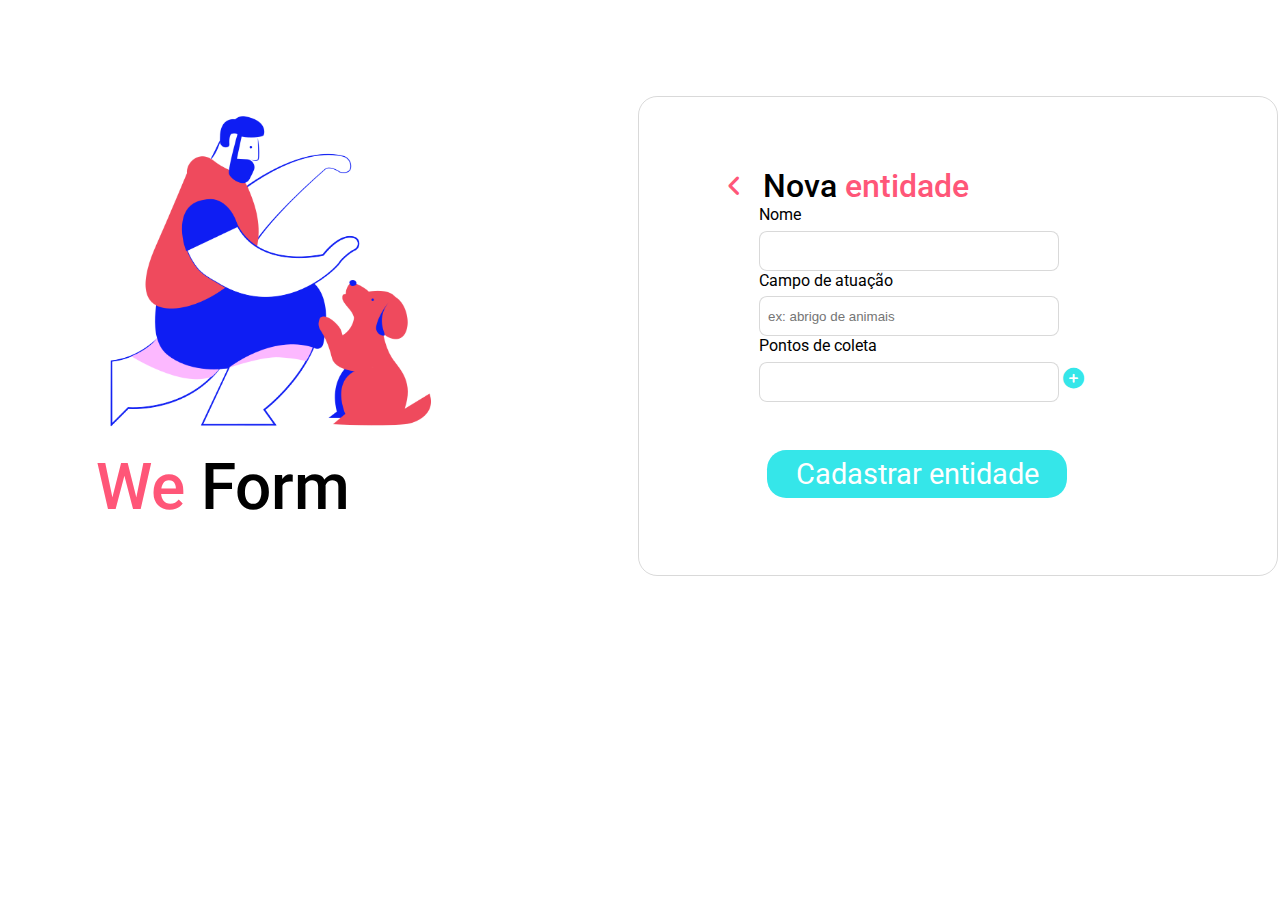
<file: cadastro-entidade.html>
<!DOCTYPE html>
<html lang="en">
<head>
    <meta charset="UTF-8">
    <meta name="viewport" content="width=device-width, initial-scale=1.0">
    <title>We Form | Cadastrar entidades</title>

    <link rel="apple-touch-icon" sizes="180x180" href="assets/favicon_io/apple-touch-icon.png">
    <link rel="icon" type="image/png" sizes="32x32" href="assets/favicon_io/favicon-32x32.png">
    <link rel="icon" type="image/png" sizes="16x16" href="assets/favicon_io/favicon-16x16.png">

    <link rel="stylesheet" href="style.css">

    <link rel="preconnect" href="https://fonts.googleapis.com">
    <link rel="preconnect" href="https://fonts.gstatic.com" crossorigin>
    <link href="https://fonts.googleapis.com/css2?family=Roboto:ital,wght@0,100;0,300;0,400;0,500;0,700;0,900;1,100;1,300;1,400;1,500;1,700;1,900&display=swap" rel="stylesheet">

    <link rel="stylesheet" href="/assets/fontawesome-free-6.6.0-web/fontawesome-free-6.6.0-web/css/all.css">
</head>
<body>
    <div class="content">
        <aside>
            <img src="assets/man.png" alt="" srcset="" id="imgWidth">
            <h1><span>We</span> Form</h1>
        </aside>
       
        <main>
            <header>

                <a href="index.html">
                    <i class="fa-solid fa-angle-left"></i>
                </a>  
                <h2> Nova <span>entidade</span></span></h2>
            </header>

            

            <form>
                <label for="inputName">Nome</label>
                <input type="text" id="inputName">

                <label for="inputfield">Campo de atuação</label>
                <input type="text" id="inputfield" placeholder="ex: abrigo de animais">

                <label for="inputPoints">Pontos de coleta</label>
                <input type="text" id="inputPoints">
                <button>
                    <i class="fa-solid fa-circle-plus"></i>
                </button>
            </form>

               <div class="actions" >
                <a href="" data-cadastrar="anchotBtn">Cadastrar entidade</a>
               </div>

        </main>
    </div>
</body>
</html>
</file>
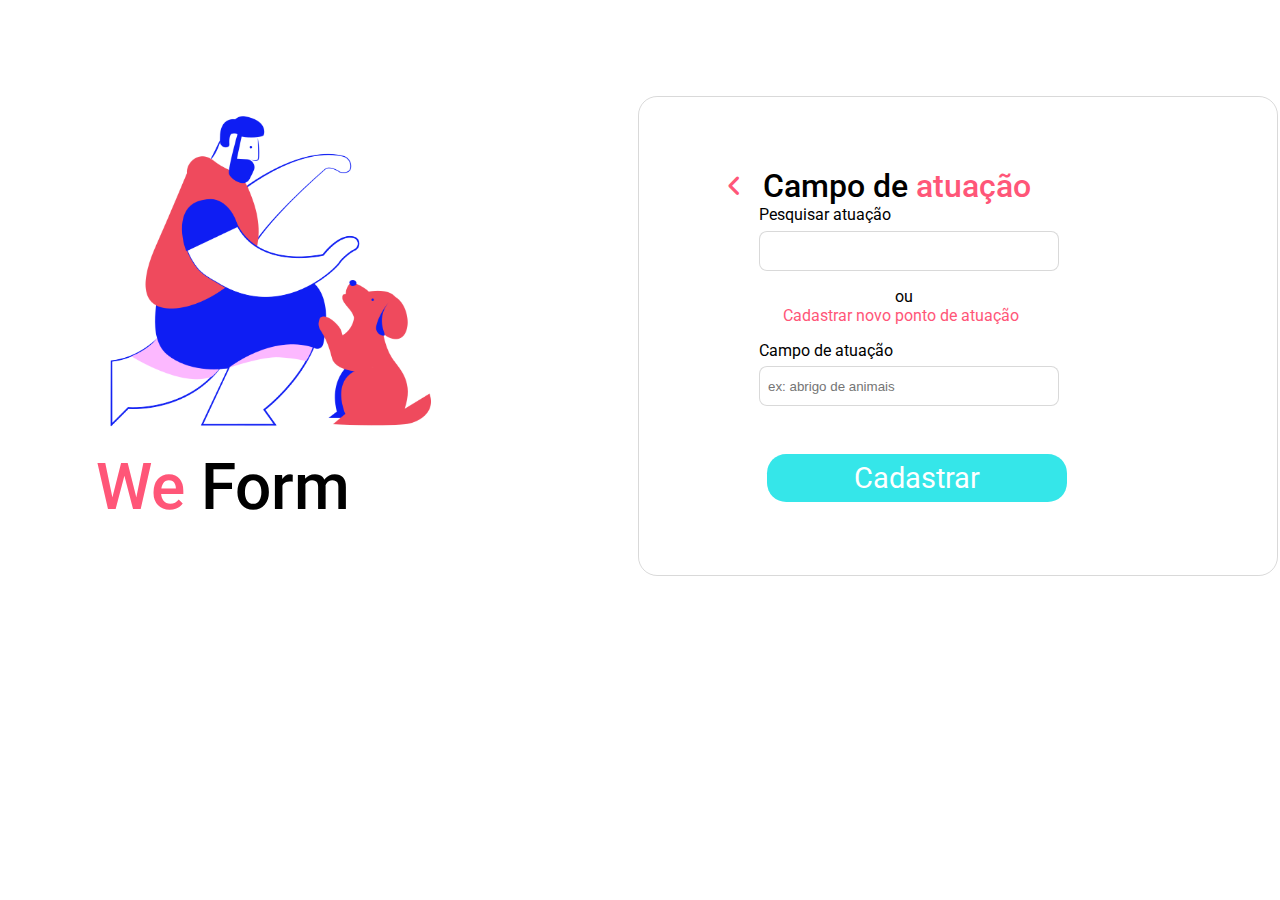
<file: registroCampoAtuação.html>
<!DOCTYPE html>
<html lang="en">
<head>
    <meta charset="UTF-8">
    <meta name="viewport" content="width=device-width, initial-scale=1.0">
    <title>We Form | Cadastrar entidades</title>

    <link rel="apple-touch-icon" sizes="180x180" href="assets/favicon_io/apple-touch-icon.png">
    <link rel="icon" type="image/png" sizes="32x32" href="assets/favicon_io/favicon-32x32.png">
    <link rel="icon" type="image/png" sizes="16x16" href="assets/favicon_io/favicon-16x16.png">

    <link rel="stylesheet" href="style.css">

    <link rel="preconnect" href="https://fonts.googleapis.com">
    <link rel="preconnect" href="https://fonts.gstatic.com" crossorigin>
    <link href="https://fonts.googleapis.com/css2?family=Roboto:ital,wght@0,100;0,300;0,400;0,500;0,700;0,900;1,100;1,300;1,400;1,500;1,700;1,900&display=swap" rel="stylesheet">

    <link rel="stylesheet" href="/assets/fontawesome-free-6.6.0-web/fontawesome-free-6.6.0-web/css/all.css">
</head>
<body>
    <div class="content">
        <aside>
            <img src="assets/man.png" alt="" srcset="" id="imgWidth">
            <h1><span>We</span> Form</h1>
        </aside>
       
        <main>
            <header>

                <a href="index.html">
                    <i class="fa-solid fa-angle-left"></i>
                </a>  
                <h2>Campo de<span> atuação</span></span></h2>
            </header>

            

            <form>
                <label for="pesquisaAtuacao">Pesquisar atuação</label>
                <input type="text" id="pesquisaAtuacao">

                <div class="cadastroAtuacao">
                    <div style="margin-left: 7rem;">
                    <p>ou</p>
                    </div>
                    <p style="color: #ff5678;">Cadastrar novo ponto de atuação</p>
                </div>
               
                <label for="inputfield">Campo de atuação</label>
                <input type="text" id="inputfield" placeholder="ex: abrigo de animais">
               
            </form>

               <div class="actions" >
                <a href="" data-cadastrar="anchotBtn">Cadastrar</a>
               </div>

        </main>
    </div>
</body>
</html>
</file>
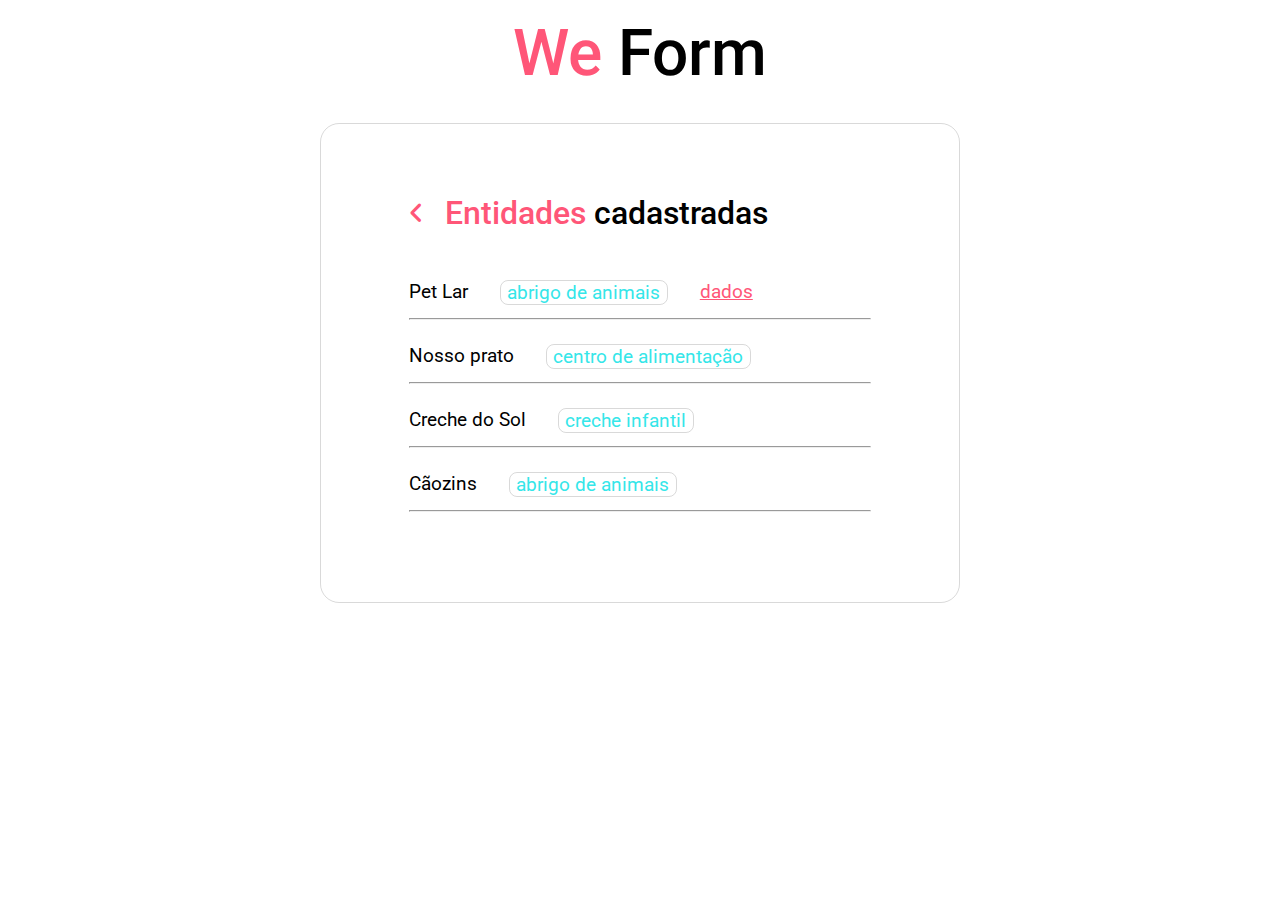
<file: verEntidadeCadastrada.html>
<!DOCTYPE html>
<html lang="en">
<head>
    <meta charset="UTF-8">
    <meta name="viewport" content="width=device-width, initial-scale=1.0">
    <title>We Form | Cadastrar entidades</title>

    <link rel="apple-touch-icon" sizes="180x180" href="assets/favicon_io/apple-touch-icon.png">
    <link rel="icon" type="image/png" sizes="32x32" href="assets/favicon_io/favicon-32x32.png">
    <link rel="icon" type="image/png" sizes="16x16" href="assets/favicon_io/favicon-16x16.png">

    <link rel="stylesheet" href="style.css">

    <link rel="preconnect" href="https://fonts.googleapis.com">
    <link rel="preconnect" href="https://fonts.gstatic.com" crossorigin>
    <link href="https://fonts.googleapis.com/css2?family=Roboto:ital,wght@0,100;0,300;0,400;0,500;0,700;0,900;1,100;1,300;1,400;1,500;1,700;1,900&display=swap" rel="stylesheet">

    <link rel="stylesheet" href="/assets/fontawesome-free-6.6.0-web/fontawesome-free-6.6.0-web/css/all.css">
</head>
<body>
    <div class="content" id="verEntidadeCadastrada">
        <aside>
            
            <h1><span>We</span> Form</h1>
        </aside>
       
        <main>
            <header>

                <a href="index.html">
                    <i class="fa-solid fa-angle-left"></i>
                </a>  
                <h2><span>Entidades</span> cadastradas</h2>
            </header>

            <div class="divEntity">
                <div class="minDivEntity">
                        <p>Pet Lar</p>
                        <p data-p="colorMarker">abrigo de animais</p>
                        <a href="" data-see="colorText">dados</a> 
                        
                </div>
                <hr>
                <div class="minDivEntity">
                        <p>Nosso prato</p>
                        <p data-p="colorMarker">centro de alimentação</p>
                    
                </div>
                <hr>
                <div class="minDivEntity">
                        <p>Creche do Sol</p>
                        <p data-p="colorMarker">creche infantil</p>
                       
                        
                </div>
                <hr>
                <div class="minDivEntity">
                        <p>Cãozins</p>
                        <p data-p="colorMarker">abrigo de animais</p>
                        
                        
                </div>
                <hr>
            </div>
        </main>
    </div>
</body>
</html>
</file>
<file: style.css>
*{
    padding: 0;
    margin: 0;
    box-sizing: border-box;
}

:root{
    font-size: 62,5%;
    --defaultColor: 0.1rem solid rgba(0,0,0,0.15);
}


body{
    font-family: 'Roboto', sans-serif;
    font-size: 1.0rem;
}
#imgWidth{
    width: 350px;
}
.content{
    display: grid;
    grid-template-areas: 
    ". . . . ."
    ". hero . form ."
    ". hero . form ."
    ". . . . ."
    ;

    gap: 6rem;
}
main{
    grid-area: form;
}
aside{
    grid-area: hero;
    margin: left;
}
aside h1{
    
    font-size: 64px;
    font-weight: 500;
    line-height: 75px;

}

aside h1 span, main h2 span{
    color: #ff5678;
}

main{
    width: 40rem;
    height: 30rem;
    border: var(--defaultColor);
    padding: 4.4rem 5.5rem;
    border-radius: 1.2rem;

}

main h2{
    max-width: 30rem;
    font-size: 2.0rem;
    font-weight: 500;
    margin-left: 1.0rem;
}

main .actions a{
    border-radius: 1.2rem;
    text-decoration: none;
    color: #fff;
    font-size: 1.8rem;
    height: 3.0rem;
    background-color: #35e6e9;
    margin-top: 3.0rem;    
    
    display: flex;
    justify-content: center;
    align-items: center;

}

main .actions{
    display: flex;
    flex-flow: column;
}
main .actions a + a{
    background-color: #ff5678;
    margin-top: 1.6rem;
}
main header{
    display: flex;
    align-items: center;
    gap:  0 0.3rem; /*quando usa gap ele muda tb na vertical e horizontal por isso utilize dois valores: 0(vertical e 0.3rem(horizontal*/
}
main header i{
    color: #ff5678;
    font-size: 1.5rem;
}
main footer p{
    margin-top: 3rem;
    font-size: 1.4rem;
}

main footer a{
    margin-top: 0.4rem;
    font-size: 1.4rem;

    display: block;
    text-align: center;
    color: #000;
}
main footer a:hover{
    color:#ff5678
}
main form label{
    margin-bottom: 0.1rem;
    margin-left: 2em;
    display: block;
}

main form input {
        width: 300px;
        height: 2.5rem;
        margin-top: 0.3rem;
        margin-left: 2.0rem;
        padding: 0.5rem;   
        
        border: var(--defaultColor);
        background-color: white;
        border-radius: 0.5rem;
}

[data-cadastrar="anchotBtn"]{
    width: 300px;
    height: 2.5rem;
    margin-left: 2.5rem;
   
}
main form input + button{
    background-color: transparent;
    border: none;
    color: #35e6e9;
    font-size: 1.3rem;
    cursor: pointer;

}

main form .cadastroAtuacao{
    margin-top: 1rem;
    margin-bottom: 1rem;
    margin-left: 3.5rem;

    display: flex;
    flex-direction: column;
    justify-content: center;
   
}

#verEntidadeCadastrada{
    margin-top: 1rem;
    gap: 2rem;

    display: flex;
    flex-direction: column;
    align-items: center;
}

main .divEntity{
    margin-top: 3rem;
    

    display: block;
    flex-direction: row;
    
}
.minDivEntity{
    gap:  2rem;
    font-size: 1.2rem;
    margin-top: 1.5rem;
    margin-bottom: 0.8rem;

    display: flex;
    
}
[data-p="colorMarker"]{
    border: var(--defaultColor);
    border-radius: 0.5rem;
    padding:  0 0.4rem;
    color: #35e6e9;
}
[data-see="colorText"]{
    color: #ff5678;
    text-decoration: underline;
}
[data-see="colorText"]:hover{
    color: #000;
}


@media  (max-width: 400px) {

    
    .content{
        display: flex;
        flex-direction: column;
        gap: 3rem;
        margin-top: 1rem;
    }
    .content aside{
        display: flex;
        flex-direction: column;
        align-items: center;
    }
    #imgWidth{
        width: 250px;
    }

    main{
        width: 25rem;
        height: 40rem;
        padding: 4.0rem 5.0rem;
        font-size: 0.5rem;
    }
     main .actions a{
        font-size: 1.2rem; 
    }

    main form{
        font-size: 1.1rem;
    }
    main form label{
        margin-left:  0.1rem;
    }
   main form input{
        margin-left: 0.1rem;
   }

   [data-cadastrar="anchotBtn"]{
    width: 300px;
    height: 2.5rem;
    margin-left: 0.1rem;
}
}
</file>
